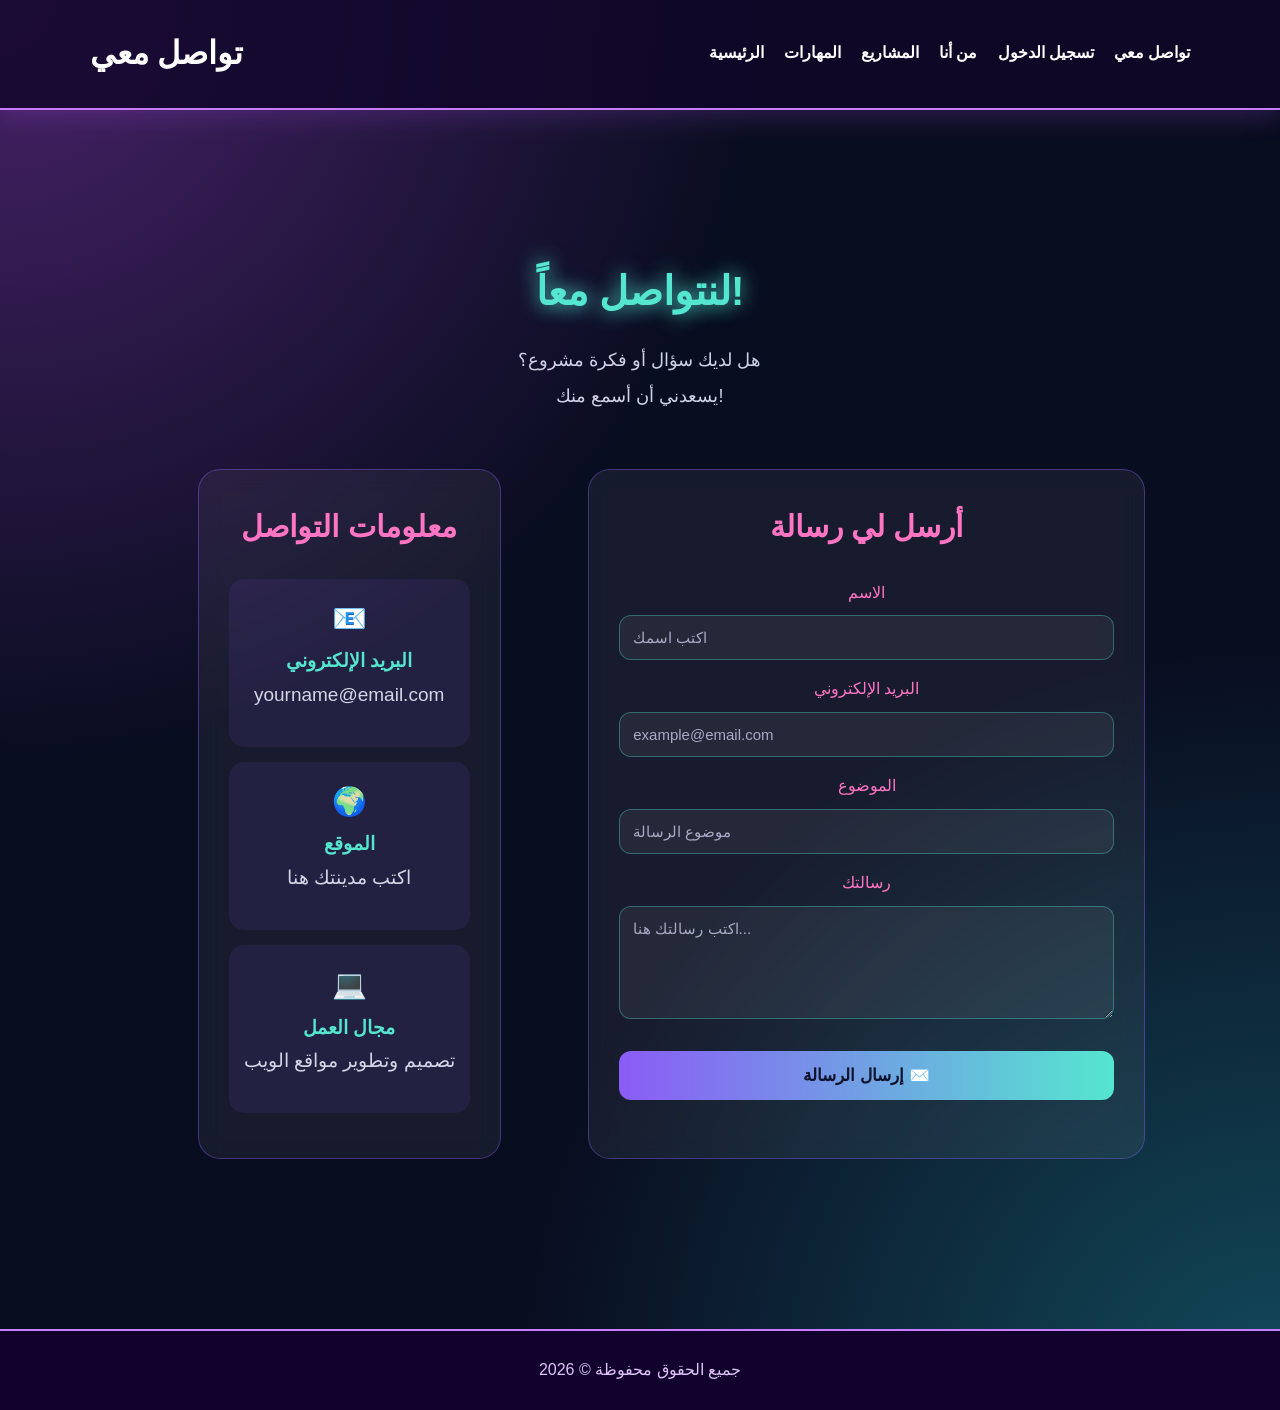
<file: contact.html>
<!DOCTYPE html>
<html lang="en">
<head>
    <meta charset="UTF-8">
    <meta name="viewport" content="width=device-width, initial-scale=1.0">

    <title>تواصل معي</title>

    <link rel="stylesheet" href="style.css">
    <link rel="stylesheet" href="contact.css">
</head>

<body>

<header>
    <h1>تواصل معي</h1>

    <nav>
        <a href="index.html">الرئيسية</a>
        <a href="skills.html">المهارات</a>
        <a href="projects.html">المشاريع</a>
        <a href="about.html">من أنا</a>
        <a href="login.html">تسجيل الدخول</a>
        <a href="contact.html">تواصل معي</a>
    </nav>
</header>

<main>

    <div class="contact-heading">
        <h1>لنتواصل معاً!</h1>

        <p>
            هل لديك سؤال أو فكرة مشروع؟
            <br>
            يسعدني أن أسمع منك!
        </p>
    </div>

    <div class="contact-container">

        <section class="contact-info">

            <h2>معلومات التواصل</h2>

            <div class="contact-item">
                <span>📧</span>
                <h3>البريد الإلكتروني</h3>
                <p>yourname@email.com</p>
            </div>

            <div class="contact-item">
                <span>🌍</span>
                <h3>الموقع</h3>
                <p>اكتب مدينتك هنا</p>
            </div>

            <div class="contact-item">
                <span>💻</span>
                <h3>مجال العمل</h3>
                <p>تصميم وتطوير مواقع الويب</p>
            </div>

        </section>

        <section class="contact-form">

            <h2>أرسل لي رسالة</h2>

            <form action="#" method="get">

                <label for="name">الاسم</label>

                <input
                    type="text"
                    id="name"
                    name="name"
                    placeholder="اكتب اسمك"
                    required
                >

                <label for="email">البريد الإلكتروني</label>

                <input
                    type="email"
                    id="email"
                    name="email"
                    placeholder="example@email.com"
                    required
                >

                <label for="subject">الموضوع</label>

                <input
                    type="text"
                    id="subject"
                    name="subject"
                    placeholder="موضوع الرسالة"
                    required
                >

                <label for="message">رسالتك</label>

                <textarea
                    id="message"
                    name="message"
                    rows="5"
                    placeholder="اكتب رسالتك هنا..."
                    required
                ></textarea>

                <button type="submit">إرسال الرسالة ✉️</button>

            </form>

        </section>

    </div>

</main>

<footer>
    <p>جميع الحقوق محفوظة © 2026</p>
</footer>
    
</body>
</html>
</file>
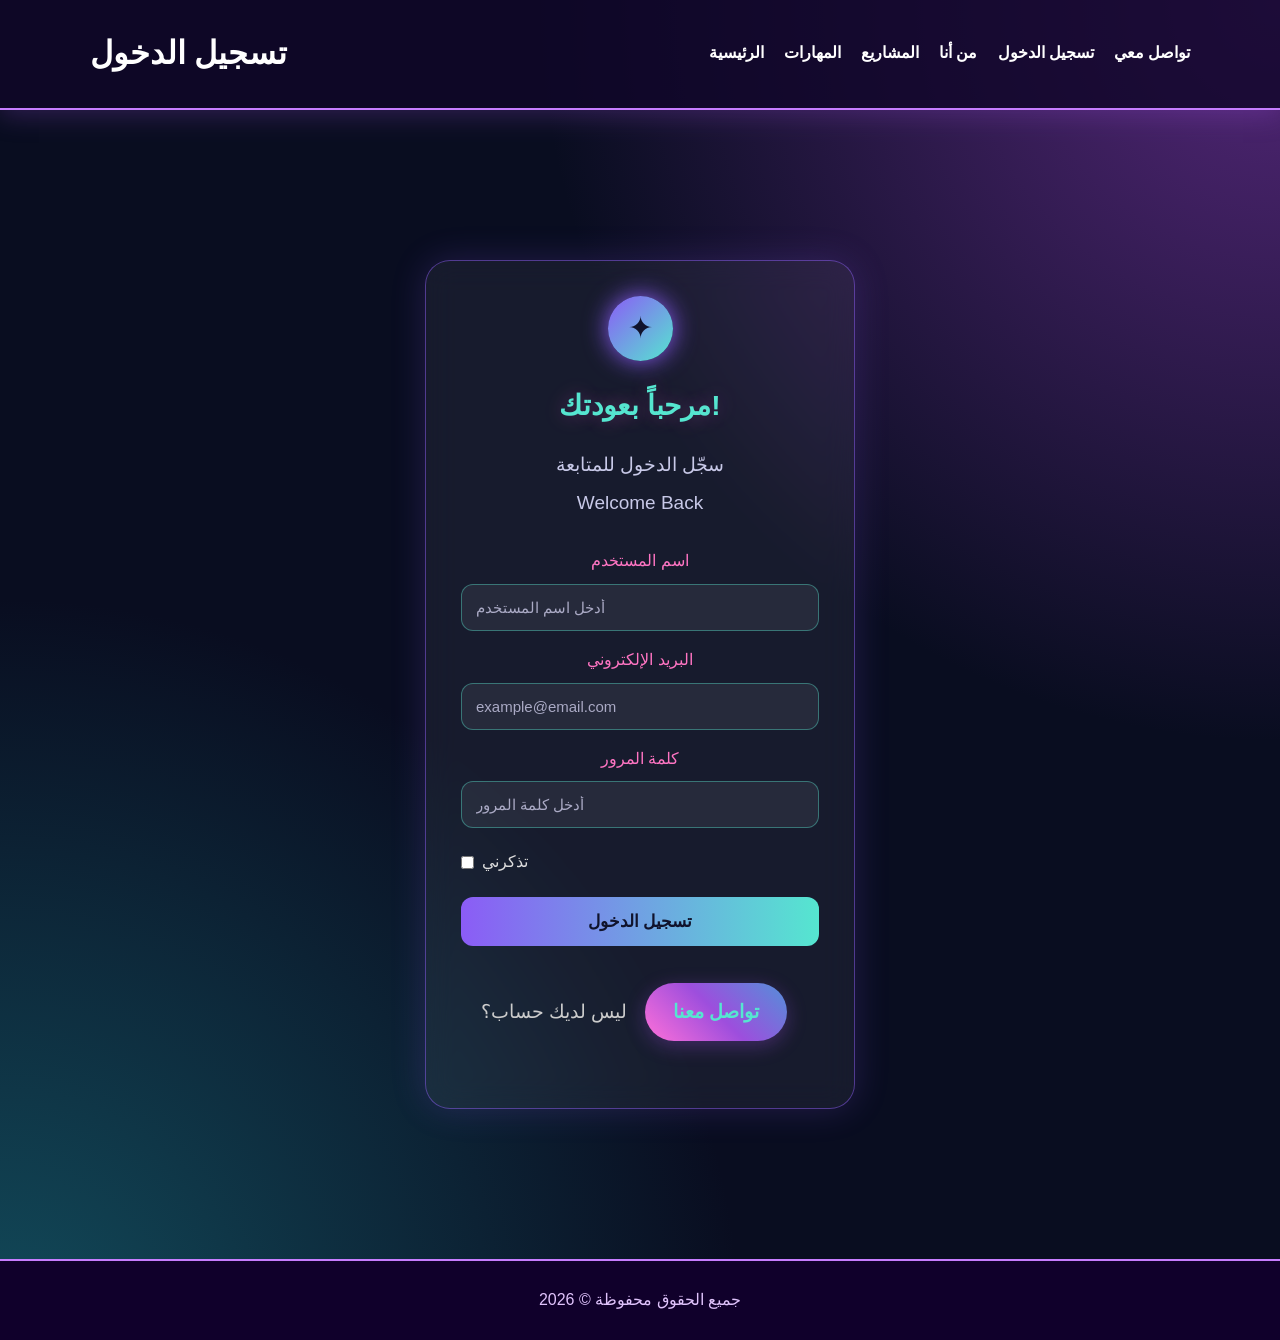
<file: login.html>
<!DOCTYPE html>
<html lang="en">
<head>
    <meta charset="UTF-8">
    <meta name="viewport" content="width="width=device-width, initial-scale=1.0">

    <title>تسجيل الدخول</title>

    <link rel="stylesheet" href="style.css">
    <link rel="stylesheet" href="login.css">
</head>

<body>

<header>
    <h1>تسجيل الدخول</h1>

    <nav>
        <a href="index.html">الرئيسية</a>
        <a href="skills.html">المهارات</a>
        <a href="projects.html">المشاريع</a>
        <a href="about.html">من أنا</a>
        <a href="login.html">تسجيل الدخول</a>
        <a href="contact.html">تواصل معي</a>
    </nav>
</header>

<main>

    <div class="login-container">

        <div class="login-icon">✦</div>

        <h1>مرحباً بعودتك!</h1>

        <p class="login-description">
            سجّل الدخول للمتابعة
            <br>
            Welcome Back
        </p>

        <form action="#" method="get">

            <label for="username">اسم المستخدم</label>

            <input
                type="text"
                id="username"
                name="username"
                placeholder="أدخل اسم المستخدم"
                required
            >

            <label for="email">البريد الإلكتروني</label>

            <input
                type="email"
                id="email"
                name="email"
                placeholder="example@email.com"
                required
            >

            <label for="password">كلمة المرور</label>

            <input
                type="password"
                id="password"
                name="password"
                placeholder="أدخل كلمة المرور"
                required
            >

            <div class="remember">
                <input type="checkbox" id="remember">
                <label for="remember">تذكرني</label>
            </div>

            <button type="submit">تسجيل الدخول</button>

        </form>

        <p class="signup-text">
            ليس لديك حساب؟
            <a href="contact.html">تواصل معنا</a>
        </p>

    </div>

</main>

<footer>
    <p>جميع الحقوق محفوظة © 2026</p>
</footer>
    
</body>
</html>
</file>
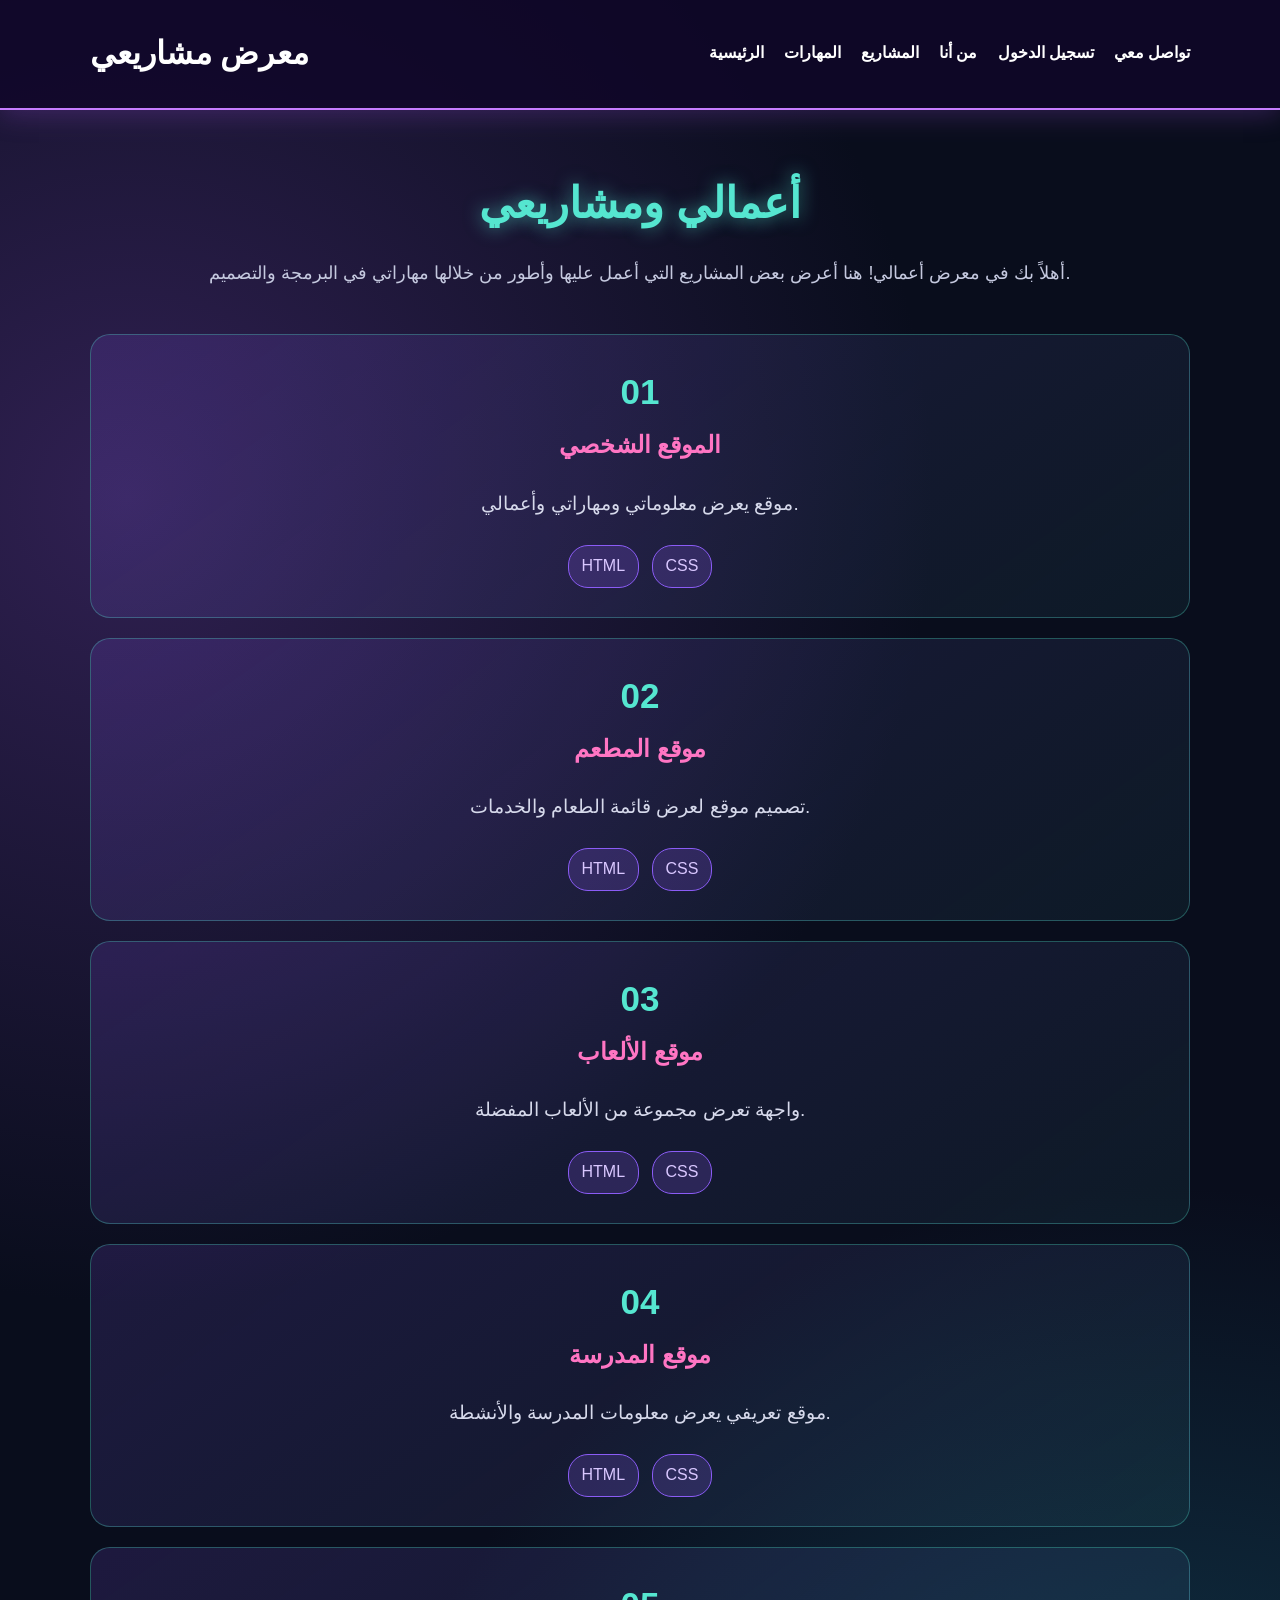
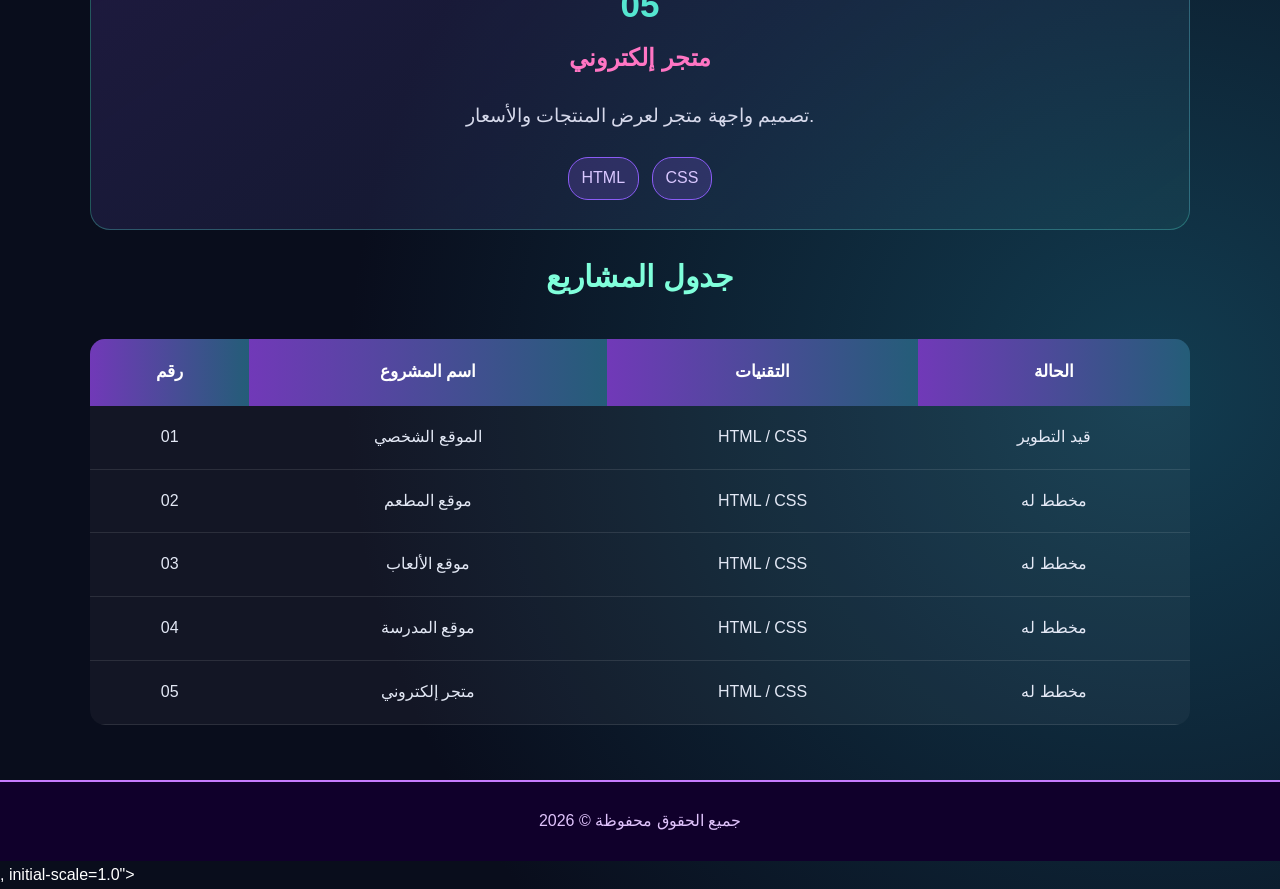
<file: projects.html>
<!DOCTYPE html>
<html lang="en">
<head>
    <meta charset="UTF-8">
    <meta name="viewport" content="width==device-width, initial-scale=1.0">
    <title>مشاريعي | أعمالي</title>

    <link rel="stylesheet" href="style.css">
    <link rel="stylesheet" href="projects.css">
</head>

<body>

<header>
    <h1>معرض مشاريعي</h1>

    <nav>
        <a href="index.html">الرئيسية</a>
        <a href="skills.html">المهارات</a>
        <a href="projects.html">المشاريع</a>
        <a href="about.html">من أنا</a>
        <a href="login.html">تسجيل الدخول</a>
        <a href="contact.html">تواصل معي</a>
    </nav>
</header>

<main>

    <h1>أعمالي ومشاريعي</h1>

    <p>
        أهلاً بك في معرض أعمالي!
        هنا أعرض بعض المشاريع التي أعمل عليها
        وأطور من خلالها مهاراتي في البرمجة والتصميم.
    </p>

    <div class="project-card">
        <span class="project-number">01</span>
        <h2>الموقع الشخصي</h2>
        <p>موقع يعرض معلوماتي ومهاراتي وأعمالي.</p>
        <span class="project-tag">HTML</span>
        <span class="project-tag">CSS</span>
    </div>

    <div class="project-card">
        <span class="project-number">02</span>
        <h2>موقع المطعم</h2>
        <p>تصميم موقع لعرض قائمة الطعام والخدمات.</p>
        <span class="project-tag">HTML</span>
        <span class="project-tag">CSS</span>
    </div>

    <div class="project-card">
        <span class="project-number">03</span>
        <h2>موقع الألعاب</h2>
        <p>واجهة تعرض مجموعة من الألعاب المفضلة.</p>
        <span class="project-tag">HTML</span>
        <span class="project-tag">CSS</span>
    </div>

    <div class="project-card">
        <span class="project-number">04</span>
        <h2>موقع المدرسة</h2>
        <p>موقع تعريفي يعرض معلومات المدرسة والأنشطة.</p>
        <span class="project-tag">HTML</span>
        <span class="project-tag">CSS</span>
    </div>

    <div class="project-card">
        <span class="project-number">05</span>
        <h2>متجر إلكتروني</h2>
        <p>تصميم واجهة متجر لعرض المنتجات والأسعار.</p>
        <span class="project-tag">HTML</span>
        <span class="project-tag">CSS</span>
    </div>

    <h2>جدول المشاريع</h2>

    <table>
        <thead>
            <tr>
                <th>رقم</th>
                <th>اسم المشروع</th>
                <th>التقنيات</th>
                <th>الحالة</th>
            </tr>
        </thead>

        <tbody>
            <tr>
                <td>01</td>
                <td>الموقع الشخصي</td>
                <td>HTML / CSS</td>
                <td>قيد التطوير</td>
            </tr>

            <tr>
                <td>02</td>
                <td>موقع المطعم</td>
                <td>HTML / CSS</td>
                <td>مخطط له</td>
            </tr>

            <tr>
                <td>03</td>
                <td>موقع الألعاب</td>
                <td>HTML / CSS</td>
                <td>مخطط له</td>
            </tr>

            <tr>
                <td>04</td>
                <td>موقع المدرسة</td>
                <td>HTML / CSS</td>
                <td>مخطط له</td>
            </tr>

            <tr>
                <td>05</td>
                <td>متجر إلكتروني</td>
                <td>HTML / CSS</td>
                <td>مخطط له</td>
            </tr>
        </tbody>
    </table>

</main>

<footer>
    <p>جميع الحقوق محفوظة © 2026</p>
</footer>, initial-scale=1.0">
    
    
</body>
</html>
</file>
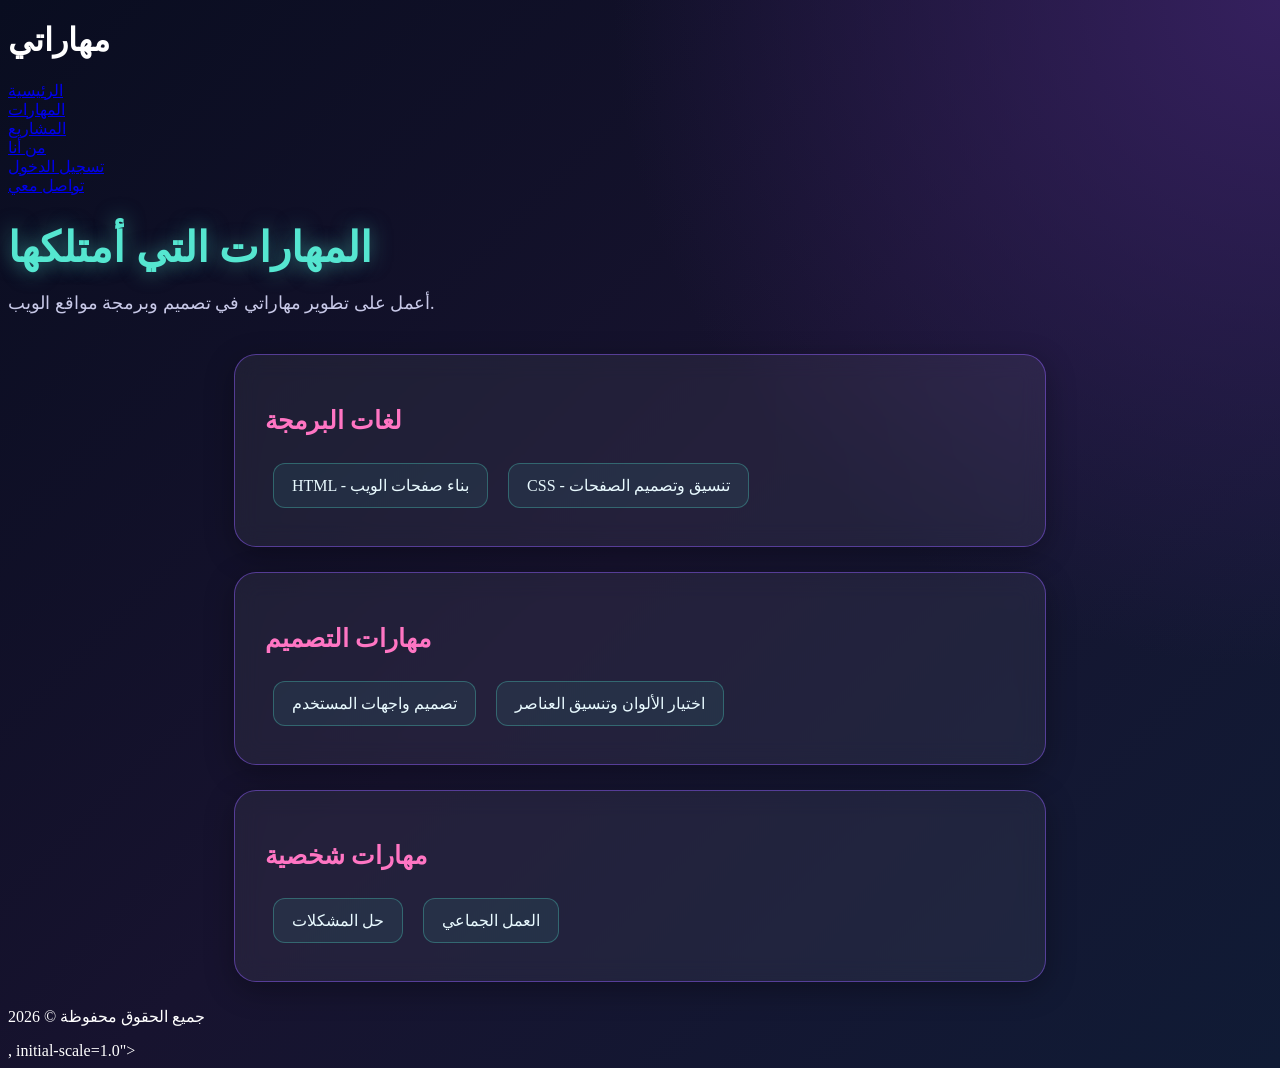
<file: skills.html>
<!DOCTYPE html>
<html lang="en">
<head>
    <meta charset="UTF-8">
    <meta name="viewport" content="width=device-width, initial-scale=1.0">
    <title>skills</title>
    <link rel="stylesheet" href="style2.css">
</head>
<body>

<header>
    <h1>مهاراتي</h1>
    <nav>
        <a href="index.html">الرئيسية</a>
        <br>
        <a href="skills.html">المهارات</a>
        <br>
        <a href="projects.html">المشاريع</a>
        <br>
        <a href="about.html">من أنا</a>
        <br>
        <a href="login.html">تسجيل الدخول</a>
        <br>
        <a href="contact.html">تواصل معي</a>
        <br>
    </nav>
</header>

<main>
    <h1>المهارات التي أمتلكها</h1>
    <p>أعمل على تطوير مهاراتي في تصميم وبرمجة مواقع الويب.</p>

    <section>
        <h2>لغات البرمجة</h2>
        <p>HTML - بناء صفحات الويب</p>
        <p>CSS - تنسيق وتصميم الصفحات</p>
    </section>

    <section>
        <h2>مهارات التصميم</h2>
        <p>تصميم واجهات المستخدم</p>
        <p>اختيار الألوان وتنسيق العناصر</p>
    </section>

    <section>
        <h2>مهارات شخصية</h2>
        <p>حل المشكلات</p>
        <p>العمل الجماعي</p>
    </section>
</main>

<footer>
    <p>جميع الحقوق محفوظة © 2026</p>
</footer>, initial-scale=1.0">

    
</body>
</html>
</file>
<file: style.css>
* {
    margin: 0;
    padding: 0;
    box-sizing: border-box;
}

body {
    font-family: Arial, sans-serif;
    background: linear-gradient(135deg, #10002b, #240046, #3c096c);
    color: white;
    min-height: 100vh;
    line-height: 1.8;
}

/* القائمة العلوية */

header {
    display: flex;
    justify-content: space-between;
    align-items: center;
    padding: 25px 7%;
    background: rgba(15, 5, 40, 0.8);
    border-bottom: 2px solid #c77dff;
    box-shadow: 0 5px 25px #9d4edd44;
}

header h2 {
    font-size: 28px;
    color: #ffffff;
}

header h2 span {
    color: #ff70d9;
}

nav {
    display: flex;
    gap: 20px;
    flex-wrap: wrap;
}

nav a {
    color: white;
    text-decoration: none;
    font-size: 16px;
    font-weight: bold;
    transition: 0.3s;
}

nav a:hover {
    color: #ff70d9;
    text-shadow: 0 0 15px #ff70d9;
}

/* القسم الرئيسي */

main {
    text-align: center;
    padding: 90px 20px;
}

main section:first-child {
    max-width: 850px;
    margin: auto;
}

main h1 {
    font-size: 48px;
    color: #ff70d9;
    margin-bottom: 15px;
    text-shadow: 0 0 20px #ff70d955;
}

main h2 {
    font-size: 30px;
    color: #80ffdb;
    margin-bottom: 20px;
}

main p {
    font-size: 19px;
    color: #e0c3fc;
    margin-bottom: 20px;
}

/* الأزرار */

main a {
    display: inline-block;
    margin: 12px;
    padding: 12px 28px;
    background: linear-gradient(45deg, #ff70d9, #9d4edd, #5390d9);
    color: white;
    text-decoration: none;
    border-radius: 30px;
    font-weight: bold;
    transition: 0.3s;
    box-shadow: 0 5px 20px #9d4edd55;
}

main a:hover {
    transform: translateY(-5px);
    box-shadow: 0 0 25px #ff70d9;
}

/* الصورة الشخصية */

main img {
    border-radius: 50%;
    border: 6px solid #ff70d9;
    margin-top: 20px;
    box-shadow: 0 0 35px #9d4edd;
    transition: 0.4s;
}

main img:hover {
    transform: scale(1.08);
    border-color: #80ffdb;
}

/* أسفل الصفحة */

footer {
    text-align: center;
    padding: 25px;
    background: #10002b;
    border-top: 2px solid #c77dff;
    color: #e0c3fc;
}

/* تصميم الهاتف */

@media (max-width: 768px) {

    header {
        flex-direction: column;
        gap: 20px;
    }

    nav {
        justify-content: center;
        gap: 12px;
    }

    main h1 {
        font-size: 32px;
    }

    main h2 {
        font-size: 23px;
    }

}
</file>
<file: contact.css>
body {
    background:
        radial-gradient(circle at top left, #482269, transparent 40%),
        radial-gradient(circle at bottom right, #124b5b, transparent 40%),
        #090d20;

    color: white;
}

/* Heading */

.contact-heading {
    text-align: center;
    margin: 55px 15px 35px;
    animation: contactAppear 1s ease;
}

.contact-heading h1 {
    color: #55e6d0;
    font-size: 40px;
    text-shadow: 0 0 20px #55e6d0;
}

.contact-heading p {
    color: #d0d2e8;
    line-height: 2;
    font-size: 18px;
}

/* Main container */

.contact-container {
    max-width: 1050px;
    margin: 35px auto 60px;
    padding: 20px;

    display: grid;
    grid-template-columns: 1fr 1.3fr;
    gap: 25px;
}

/* Contact sections */

.contact-info,
.contact-form {
    padding: 30px;

    background: rgba(255,255,255,0.06);
    border: 1px solid rgba(139,92,246,0.4);
    border-radius: 22px;

    backdrop-filter: blur(12px);

    transition: 0.4s;
}

.contact-info:hover,
.contact-form:hover {
    border-color: #55e6d0;
    box-shadow: 0 0 25px rgba(85,230,208,0.2);
    transform: translateY(-5px);
}

/* Titles */

.contact-info h2,
.contact-form h2 {
    color: #ff75c3;
    margin-bottom: 25px;
}

/* Contact items */

.contact-item {
    padding: 15px;
    margin-bottom: 15px;

    background: rgba(139,92,246,0.1);
    border-radius: 15px;

    transition: 0.3s;
}

.contact-item:hover {
    background: rgba(85,230,208,0.12);
    transform: translateX(-7px);
}

.contact-item span {
    font-size: 28px;
}

.contact-item h3 {
    color: #55e6d0;
}

.contact-item p {
    color: #d4d6e8;
}

/* Form labels */

.contact-form label {
    display: block;
    color: #ff75c3;
    margin: 15px 0 8px;
}

/* Inputs */

.contact-form input,
.contact-form textarea {
    width: 100%;
    padding: 13px;

    background: rgba(255,255,255,0.06);
    border: 1px solid rgba(85,230,208,0.35);
    border-radius: 12px;

    color: white;
    font-family: Arial, sans-serif;
    font-size: 15px;

    outline: none;
    transition: 0.3s;
}

.contact-form input:focus,
.contact-form textarea:focus {
    border-color: #ff75c3;
    box-shadow: 0 0 15px rgba(255,117,195,0.3);
}

.contact-form input::placeholder,
.contact-form textarea::placeholder {
    color: #aaaac5;
}

.contact-form textarea {
    resize: vertical;
}

/* Send button */

.contact-form button {
    width: 100%;
    margin-top: 22px;
    padding: 14px;

    background: linear-gradient(90deg, #8b5cf6, #55e6d0);
    color: #10132c;

    border: none;
    border-radius: 12px;

    font-size: 17px;
    font-weight: bold;

    cursor: pointer;
    transition: 0.4s;
}

.contact-form button:hover {
    transform: translateY(-5px);
    box-shadow: 0 0 25px #55e6d0;
}

/* Animation */

@keyframes contactAppear {
    from {
        opacity: 0;
        transform: translateY(30px);
    }

    to {
        opacity: 1;
        transform: translateY(0);
    }
}

/* Mobile */

@media (max-width: 750px) {

    .contact-container {
        grid-template-columns: 1fr;
        margin: 20px 10px;
    }

    .contact-heading h1 {
        font-size: 30px;
    }

    .contact-info,
    .contact-form {
        padding: 20px;
    }
}
</file>
<file: login.css>
body {
    background:
        radial-gradient(circle at top right, #542779, transparent 40%),
        radial-gradient(circle at bottom left, #124b5b, transparent 40%),
        #090d20;
    color: white;
}

/* Login box */

.login-container {
    width: 90%;
    max-width: 430px;

    margin: 60px auto;
    padding: 35px;

    background: rgba(255,255,255,0.06);
    border: 1px solid rgba(139,92,246,0.5);
    border-radius: 25px;

    backdrop-filter: blur(15px);

    box-shadow: 0 0 35px rgba(139,92,246,0.2);

    animation: loginAppear 0.9s ease;
}

/* Icon */

.login-icon {
    width: 65px;
    height: 65px;

    margin: 0 auto 20px;

    display: flex;
    align-items: center;
    justify-content: center;

    background: linear-gradient(135deg, #8b5cf6, #55e6d0);
    color: #10132c;

    border-radius: 50%;
    font-size: 30px;

    box-shadow: 0 0 25px #8b5cf6;
}

/* Headings */

.login-container h1 {
    color: #55e6d0;
    text-align: center;
    font-size: 28px;
}

.login-description {
    color: #c8c9e8;
    text-align: center;
    line-height: 2;
    margin-bottom: 25px;
}

/* Form labels */

.login-container form > label {
    display: block;
    color: #ff75c3;
    margin: 15px 0 8px;
}

/* Inputs */

.login-container form > input {
    width: 100%;
    padding: 14px;

    background: rgba(255,255,255,0.07);
    border: 1px solid rgba(85,230,208,0.4);
    border-radius: 12px;

    color: white;
    font-size: 15px;

    outline: none;
    transition: 0.3s;
}

.login-container form > input:focus {
    border-color: #ff75c3;
    box-shadow: 0 0 15px rgba(255,117,195,0.4);
}

.login-container input::placeholder {
    color: #aaaac5;
}

/* Remember me */

.remember {
    display: flex;
    align-items: center;
    gap: 8px;
    margin: 20px 0;
    color: #ddd;
}

/* Login button */

.login-container button {
    width: 100%;
    padding: 14px;

    background: linear-gradient(90deg, #8b5cf6, #55e6d0);
    border: none;
    border-radius: 12px;

    color: #10132c;
    font-size: 17px;
    font-weight: bold;

    cursor: pointer;
    transition: 0.4s;
}

.login-container button:hover {
    transform: translateY(-4px);
    box-shadow: 0 0 25px #55e6d0;
}

/* Signup link */

.signup-text {
    text-align: center;
    margin-top: 25px;
    color: #ccc;
}

.signup-text a {
    color: #55e6d0;
    text-decoration: none;
}

.signup-text a:hover {
    color: #ff75c3;
    text-shadow: 0 0 10px #ff75c3;
}

/* Animation */

@keyframes loginAppear {
    from {
        opacity: 0;
        transform: translateY(40px);
    }

    to {
        opacity: 1;
        transform: translateY(0);
    }
}

/* Mobile */

@media (max-width: 500px) {
    .login-container {
        padding: 25px;
        margin: 35px auto;
    }
}
</file>
<file: projects.css>
body {
    background:
        radial-gradient(circle at 10% 20%, #302052 0%, transparent 35%),
        radial-gradient(circle at 90% 80%, #123c50 0%, transparent 35%),
        #090d1c;
    color: #fff;
}

/* Main content */
main {
    max-width: 1150px;
    margin: auto;
    padding: 55px 25px;
}

/* Main heading */
main h1 {
    font-size: 43px;
    color: #55e6d0;
    text-align: center;
    text-shadow: 0 0 18px rgba(85, 230, 208, 0.6);
    animation: headingIn 1s ease;
}

main > p {
    color: #c5c9df;
    text-align: center;
    font-size: 18px;
    margin-bottom: 45px;
}

/* Project cards */
.project-card {
    position: relative;
    background: linear-gradient(
        145deg,
        rgba(139, 92, 246, 0.16),
        rgba(85, 230, 208, 0.06)
    );

    border: 1px solid rgba(85, 230, 208, 0.3);
    border-radius: 20px;
    padding: 25px;
    margin: 20px 0;
    overflow: hidden;

    transition: 0.4s ease;
}

.project-card:hover {
    transform: translateY(-9px);
    border-color: #ff75c3;
    box-shadow: 0 0 30px rgba(255, 117, 195, 0.25);
}

.project-card h2 {
    color: #ff75c3;
    font-size: 24px;
}

.project-card p {
    color: #d6d9eb;
    line-height: 1.8;
}

/* Project number */
.project-number {
    color: #55e6d0;
    font-size: 35px;
    font-weight: bold;
}

/* Projects table */
table {
    width: 100%;
    border-collapse: collapse;
    margin-top: 35px;
    overflow: hidden;
    border-radius: 15px;
    background: rgba(255, 255, 255, 0.04);
}

th {
    background: linear-gradient(90deg, #7139b8, #245d78);
    color: white;
    padding: 18px;
    font-size: 17px;
}

td {
    padding: 17px;
    text-align: center;
    border-bottom: 1px solid rgba(255,255,255,0.1);
    color: #e3e8f5;
}

tr {
    transition: 0.3s;
}

tbody tr:hover {
    background: rgba(85, 230, 208, 0.12);
}

/* Project tags */
.project-tag {
    display: inline-block;
    background: rgba(139, 92, 246, 0.2);
    border: 1px solid #8b5cf6;
    color: #d9c7ff;
    padding: 6px 13px;
    border-radius: 20px;
    margin: 4px;
}

/* Page animation */
@keyframes headingIn {
    from {
        opacity: 0;
        transform: translateY(-25px);
    }
    to {
        opacity: 1;
        transform: translateY(0);
    }
}

/* Mobile */
@media (max-width: 650px) {
    main {
        padding: 30px 12px;
    }

    main h1 {
        font-size: 30px;
    }

    table {
        font-size: 13px;
    }

    th, td {
        padding: 10px 6px;
    }
}
</file>
<file: style2.css>
body {
    background:
        radial-gradient(circle at top right, #35205e, transparent 40%),
        linear-gradient(135deg, #090d20, #17132f, #101b35);
    color: #ffffff;
}

/* Main title */
main h1 {
    font-size: 42px;
    color: #55e6d0;
    text-shadow: 0 0 20px rgba(85, 230, 208, 0.5);
    margin-bottom: 20px;
    animation: titleGlow 3s infinite alternate;
}

/* Intro paragraph */
main > p {
    color: #c8c9e8;
    font-size: 18px;
    margin-bottom: 40px;
}

/* Skill cards */
main section {
    position: relative;
    overflow: hidden;
    max-width: 750px;
    margin: 25px auto;
    padding: 30px;
    border-radius: 22px;

    background: rgba(255, 255, 255, 0.06);
    border: 1px solid rgba(139, 92, 246, 0.5);

    backdrop-filter: blur(12px);
    box-shadow: 0 8px 30px rgba(0, 0, 0, 0.3);

    transition: 0.4s ease;
    animation: cardAppear 0.8s ease both;
}

/* Different animation delays */
main section:nth-of-type(2) {
    animation-delay: 0.2s;
}

main section:nth-of-type(3) {
    animation-delay: 0.4s;
}

/* Card hover */
main section:hover {
    transform: translateY(-10px) scale(1.02);
    border-color: #55e6d0;
    box-shadow:
        0 0 15px rgba(85, 230, 208, 0.4),
        0 0 35px rgba(139, 92, 246, 0.3);
}

/* Card headings */
main section h2 {
    color: #ff75c3;
    font-size: 25px;
    margin-bottom: 20px;
}

/* Skill text */
main section p {
    display: inline-block;
    background: rgba(85, 230, 208, 0.08);
    border: 1px solid rgba(85, 230, 208, 0.3);
    color: #e9faff;

    padding: 12px 18px;
    margin: 8px;
    border-radius: 12px;

    transition: 0.3s ease;
}

main section p:hover {
    background: #55e6d0;
    color: #10132c;
    transform: scale(1.08);
    box-shadow: 0 0 18px #55e6d0;
}

/* Animations */
@keyframes cardAppear {
    from {
        opacity: 0;
        transform: translateY(35px);
    }
    to {
        opacity: 1;
        transform: translateY(0);
    }
}

@keyframes titleGlow {
    from {
        text-shadow: 0 0 8px #55e6d0;
    }
    to {
        text-shadow: 0 0 25px #8b5cf6;
    }
}

/* Mobile design */
@media (max-width: 600px) {
    main {
        padding: 30px 15px;
    }

    main h1 {
        font-size: 30px;
    }

    main section {
        padding: 20px;
    }
}
</file>
